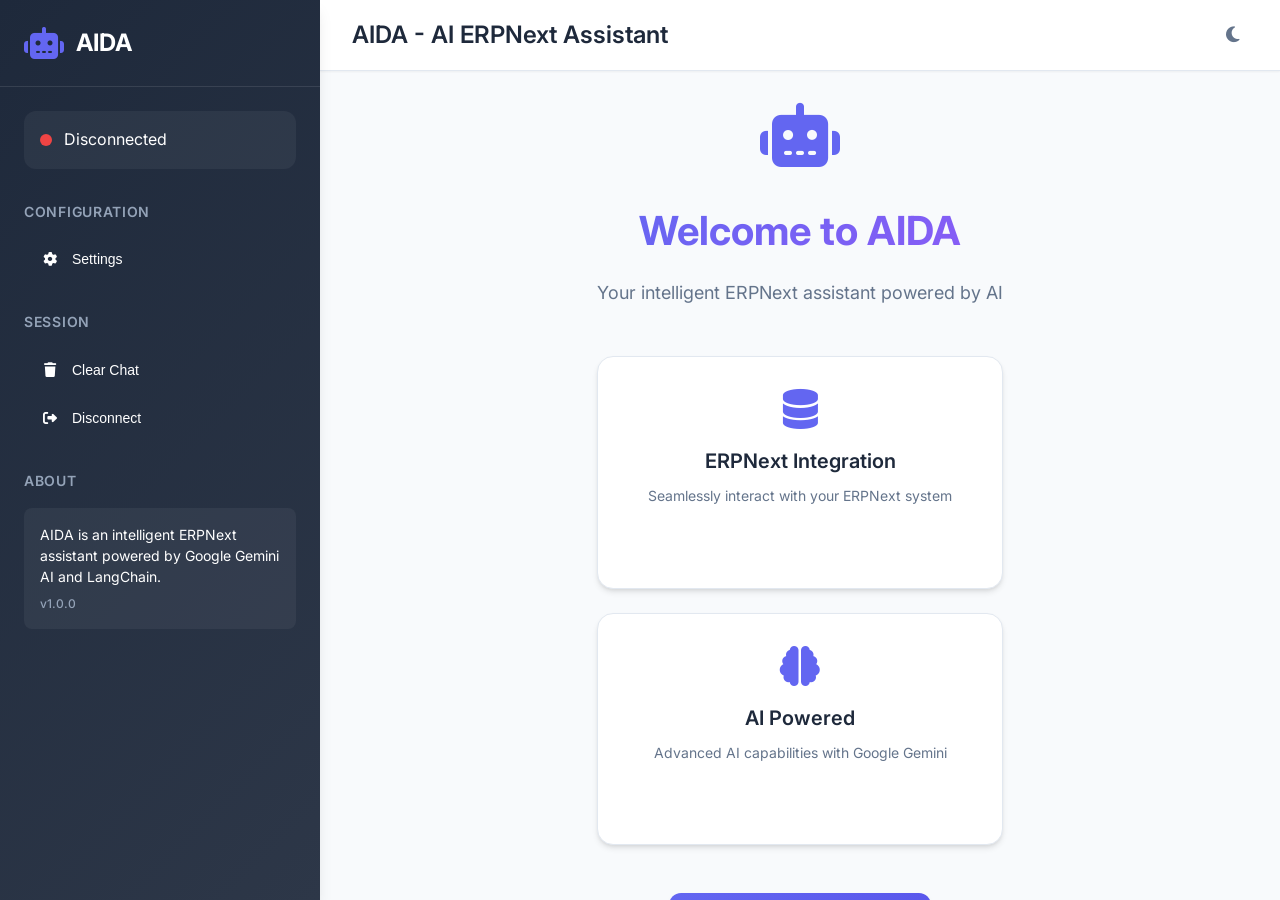
<file: web_ui/index.html>
<!DOCTYPE html>
<html lang="en">
<head>
    <meta charset="UTF-8">
    <meta name="viewport" content="width=device-width, initial-scale=1.0">
    <title>AIDA - AI ERPNext Assistant</title>
    <link rel="stylesheet" href="styles.css">
    <link href="https://fonts.googleapis.com/css2?family=Inter:wght@300;400;500;600;700&display=swap" rel="stylesheet">
    <link href="https://cdnjs.cloudflare.com/ajax/libs/font-awesome/6.4.0/css/all.min.css" rel="stylesheet">
</head>
<body>
    <div class="app-container">
        <!-- Sidebar -->
        <div class="sidebar" id="sidebar">
            <div class="sidebar-header">
                <div class="logo">
                    <i class="fas fa-robot"></i>
                    <span>AIDA</span>
                </div>
                <button class="sidebar-toggle" id="sidebarToggle">
                    <i class="fas fa-times"></i>
                </button>
            </div>
            
            <div class="sidebar-content">
                <div class="connection-status" id="connectionStatus">
                    <div class="status-indicator offline" id="statusIndicator"></div>
                    <span id="statusText">Disconnected</span>
                </div>
                
                <div class="sidebar-section">
                    <h3>Configuration</h3>
                    <button class="sidebar-btn" id="configBtn">
                        <i class="fas fa-cog"></i>
                        <span>Settings</span>
                    </button>

                </div>
                
                <div class="sidebar-section">
                    <h3>Session</h3>
                    <button class="sidebar-btn" id="clearChatBtn">
                        <i class="fas fa-trash"></i>
                        <span>Clear Chat</span>
                    </button>
                    <button class="sidebar-btn" id="disconnectBtn">
                        <i class="fas fa-sign-out-alt"></i>
                        <span>Disconnect</span>
                    </button>
                </div>
                
                <div class="sidebar-section">
                    <h3>About</h3>
                    <div class="about-info">
                        <p>AIDA is an intelligent ERPNext assistant powered by Google Gemini AI and LangChain.</p>
                        <div class="version">v1.0.0</div>
                    </div>
                </div>
            </div>
        </div>
        
        <!-- Main Content -->
        <div class="main-content">
            <!-- Header -->
            <div class="header">
                <button class="mobile-menu-btn" id="mobileMenuBtn">
                    <i class="fas fa-bars"></i>
                </button>
                <h1>AIDA - AI ERPNext Assistant</h1>
                <div class="header-actions">
                    <button class="header-btn" id="themeToggle" title="Toggle Theme">
                        <i class="fas fa-moon"></i>
                    </button>
                </div>
            </div>
            
            <!-- Chat Container -->
            <div class="chat-container" id="chatContainer">
                <div class="welcome-screen" id="welcomeScreen">
                    <div class="welcome-content">
                        <div class="welcome-icon">
                            <i class="fas fa-robot"></i>
                        </div>
                        <h2>Welcome to AIDA</h2>
                        <p>Your intelligent ERPNext assistant powered by AI</p>
                        <div class="feature-cards">
                            <div class="feature-card">
                                <i class="fas fa-database"></i>
                                <h3>ERPNext Integration</h3>
                                <p>Seamlessly interact with your ERPNext system</p>
                            </div>
                            <div class="feature-card">
                                <i class="fas fa-brain"></i>
                                <h3>AI Powered</h3>
                                <p>Advanced AI capabilities with Google Gemini</p>
                            </div>

                        </div>
                        <button class="connect-btn" id="connectBtn">
                            <i class="fas fa-plug"></i>
                            Connect to ERPNext
                        </button>
                    </div>
                </div>
                
                <div class="chat-messages" id="chatMessages" style="display: none;">
                    <!-- Messages will be dynamically added here -->
                </div>
            </div>
            
            <!-- Chat Input -->
            <div class="chat-input-container" id="chatInputContainer" style="display: none;">
                <div class="chat-input">
                    <textarea id="messageInput" placeholder="Type your message to AIDA..." rows="1"></textarea>
                    <button id="sendBtn" class="send-btn" disabled>
                        <i class="fas fa-paper-plane"></i>
                    </button>
                </div>
                <div class="input-suggestions">
                    <button class="suggestion-btn">Show me recent customers</button>
                    <button class="suggestion-btn">Create a new lead</button>
                    <button class="suggestion-btn">What are my pending tasks?</button>
                    <button class="suggestion-btn">Generate sales report</button>
                </div>
            </div>
        </div>
    </div>
    
    <!-- Configuration Modal -->
    <div class="modal" id="configModal">
        <div class="modal-content">
            <div class="modal-header">
                <h2>Configuration Settings</h2>
                <button class="modal-close" id="configModalClose">
                    <i class="fas fa-times"></i>
                </button>
            </div>
            <div class="modal-body">
                <form id="configForm">
                    <div class="form-group">
                        <label for="erpnextUrl">ERPNext URL</label>
                        <input type="url" id="erpnextUrl" placeholder="https://your-erpnext-site.com" required>
                    </div>
                    <div class="form-group">
                        <label for="username">Username</label>
                        <input type="text" id="username" placeholder="your-username" required>
                    </div>
                    <div class="form-group">
                        <label for="password">Password</label>
                        <input type="password" id="password" placeholder="your-password" required>
                    </div>

                </form>
            </div>
            <div class="modal-footer">
                <button type="button" class="btn btn-secondary" id="configCancel">Cancel</button>
                <button type="submit" form="configForm" class="btn btn-primary" id="configSave">Connect</button>
            </div>
        </div>
    </div>
    

    
    <!-- Loading Overlay -->
    <div class="loading-overlay" id="loadingOverlay">
        <div class="loading-content">
            <div class="loading-spinner"></div>
            <p id="loadingText">Connecting to AIDA...</p>
        </div>
    </div>
    
    <!-- Toast Notifications -->
    <div class="toast-container" id="toastContainer"></div>
    
    <script src="script.js"></script>
</body>
</html>
</file>
<file: web_ui/styles.css>
/* CSS Variables for Theme Management */
:root {
    --primary-color: #6366f1;
    --primary-hover: #5855eb;
    --secondary-color: #8b5cf6;
    --accent-color: #06b6d4;
    --success-color: #10b981;
    --warning-color: #f59e0b;
    --error-color: #ef4444;
    
    --bg-primary: #ffffff;
    --bg-secondary: #f8fafc;
    --bg-tertiary: #f1f5f9;
    --bg-chat: #ffffff;
    --bg-sidebar: #1e293b;
    
    --text-primary: #1e293b;
    --text-secondary: #64748b;
    --text-tertiary: #94a3b8;
    --text-inverse: #ffffff;
    
    --border-color: #e2e8f0;
    --border-hover: #cbd5e1;
    
    --shadow-sm: 0 1px 2px 0 rgb(0 0 0 / 0.05);
    --shadow-md: 0 4px 6px -1px rgb(0 0 0 / 0.1), 0 2px 4px -2px rgb(0 0 0 / 0.1);
    --shadow-lg: 0 10px 15px -3px rgb(0 0 0 / 0.1), 0 4px 6px -4px rgb(0 0 0 / 0.1);
    --shadow-xl: 0 20px 25px -5px rgb(0 0 0 / 0.1), 0 8px 10px -6px rgb(0 0 0 / 0.1);
    
    --radius-sm: 0.375rem;
    --radius-md: 0.5rem;
    --radius-lg: 0.75rem;
    --radius-xl: 1rem;
    
    --font-family: 'Inter', -apple-system, BlinkMacSystemFont, 'Segoe UI', Roboto, sans-serif;
}

/* Dark Theme */
[data-theme="dark"] {
    --bg-primary: #0f172a;
    --bg-secondary: #1e293b;
    --bg-tertiary: #334155;
    --bg-chat: #1e293b;
    --bg-sidebar: #0f172a;
    
    --text-primary: #f8fafc;
    --text-secondary: #cbd5e1;
    --text-tertiary: #94a3b8;
    
    --border-color: #334155;
    --border-hover: #475569;
}

/* Reset and Base Styles */
* {
    margin: 0;
    padding: 0;
    box-sizing: border-box;
}

body {
    font-family: var(--font-family);
    background-color: var(--bg-primary);
    color: var(--text-primary);
    line-height: 1.6;
    overflow-x: hidden;
}

/* App Container */
.app-container {
    display: flex;
    height: 100vh;
    position: relative;
}

/* Sidebar */
.sidebar {
    width: 320px;
    background: linear-gradient(135deg, var(--bg-sidebar) 0%, #2d3748 100%);
    color: var(--text-inverse);
    display: flex;
    flex-direction: column;
    transition: transform 0.3s ease;
    z-index: 1000;
    box-shadow: var(--shadow-lg);
}

.sidebar-header {
    padding: 1.5rem;
    border-bottom: 1px solid rgba(255, 255, 255, 0.1);
    display: flex;
    align-items: center;
    justify-content: space-between;
}

.logo {
    display: flex;
    align-items: center;
    gap: 0.75rem;
    font-size: 1.5rem;
    font-weight: 700;
}

.logo i {
    color: var(--primary-color);
    font-size: 2rem;
}

.sidebar-toggle {
    background: none;
    border: none;
    color: var(--text-inverse);
    font-size: 1.25rem;
    cursor: pointer;
    padding: 0.5rem;
    border-radius: var(--radius-md);
    transition: background-color 0.2s;
    display: none;
}

.sidebar-toggle:hover {
    background-color: rgba(255, 255, 255, 0.1);
}

.sidebar-content {
    flex: 1;
    padding: 1.5rem;
    overflow-y: auto;
}

.connection-status {
    display: flex;
    align-items: center;
    gap: 0.75rem;
    padding: 1rem;
    background: rgba(255, 255, 255, 0.05);
    border-radius: var(--radius-lg);
    margin-bottom: 2rem;
}

.status-indicator {
    width: 12px;
    height: 12px;
    border-radius: 50%;
    background-color: var(--error-color);
    animation: pulse 2s infinite;
}

.status-indicator.online {
    background-color: var(--success-color);
}

.status-indicator.offline {
    background-color: var(--error-color);
}

@keyframes pulse {
    0%, 100% { opacity: 1; }
    50% { opacity: 0.5; }
}

.sidebar-section {
    margin-bottom: 2rem;
}

.sidebar-section h3 {
    font-size: 0.875rem;
    font-weight: 600;
    text-transform: uppercase;
    letter-spacing: 0.05em;
    color: var(--text-tertiary);
    margin-bottom: 1rem;
}

.sidebar-btn {
    width: 100%;
    display: flex;
    align-items: center;
    gap: 0.75rem;
    padding: 0.75rem 1rem;
    background: none;
    border: none;
    color: var(--text-inverse);
    text-align: left;
    border-radius: var(--radius-md);
    cursor: pointer;
    transition: all 0.2s;
    font-size: 0.875rem;
    margin-bottom: 0.5rem;
}

.sidebar-btn:hover {
    background-color: rgba(255, 255, 255, 0.1);
    transform: translateX(4px);
}

.sidebar-btn i {
    width: 20px;
    text-align: center;
}

.about-info {
    padding: 1rem;
    background: rgba(255, 255, 255, 0.05);
    border-radius: var(--radius-md);
    font-size: 0.875rem;
    line-height: 1.5;
}

.version {
    margin-top: 0.5rem;
    font-size: 0.75rem;
    color: var(--text-tertiary);
    font-weight: 500;
}

/* Main Content */
.main-content {
    flex: 1;
    display: flex;
    flex-direction: column;
    background-color: var(--bg-secondary);
}

/* Header */
.header {
    background-color: var(--bg-primary);
    padding: 1rem 2rem;
    border-bottom: 1px solid var(--border-color);
    display: flex;
    align-items: center;
    justify-content: space-between;
    box-shadow: var(--shadow-sm);
}

.mobile-menu-btn {
    background: none;
    border: none;
    color: var(--text-primary);
    font-size: 1.25rem;
    cursor: pointer;
    padding: 0.5rem;
    border-radius: var(--radius-md);
    transition: background-color 0.2s;
    display: none;
}

.mobile-menu-btn:hover {
    background-color: var(--bg-tertiary);
}

.header h1 {
    font-size: 1.5rem;
    font-weight: 600;
    color: var(--text-primary);
}

.header-actions {
    display: flex;
    gap: 0.5rem;
}

.header-btn {
    background: none;
    border: none;
    color: var(--text-secondary);
    font-size: 1.125rem;
    cursor: pointer;
    padding: 0.5rem;
    border-radius: var(--radius-md);
    transition: all 0.2s;
}

.header-btn:hover {
    background-color: var(--bg-tertiary);
    color: var(--text-primary);
}

/* Chat Container */
.chat-container {
    flex: 1;
    display: flex;
    flex-direction: column;
    overflow: hidden;
}

/* Welcome Screen */
.welcome-screen {
    flex: 1;
    display: flex;
    align-items: center;
    justify-content: center;
    padding: 2rem;
}

.welcome-content {
    text-align: center;
    max-width: 800px;
}

.welcome-icon {
    margin-bottom: 2rem;
}

.welcome-icon i {
    font-size: 4rem;
    color: var(--primary-color);
    animation: float 3s ease-in-out infinite;
}

@keyframes float {
    0%, 100% { transform: translateY(0px); }
    50% { transform: translateY(-10px); }
}

.welcome-content h2 {
    font-size: 2.5rem;
    font-weight: 700;
    margin-bottom: 1rem;
    background: linear-gradient(135deg, var(--primary-color), var(--secondary-color));
    -webkit-background-clip: text;
    -webkit-text-fill-color: transparent;
    background-clip: text;
}

.welcome-content p {
    font-size: 1.125rem;
    color: var(--text-secondary);
    margin-bottom: 3rem;
}

.feature-cards {
    display: grid;
    grid-template-columns: repeat(auto-fit, minmax(250px, 1fr));
    gap: 1.5rem;
    margin-bottom: 3rem;
}

.feature-card {
    background: var(--bg-primary);
    padding: 2rem;
    border-radius: var(--radius-xl);
    box-shadow: var(--shadow-md);
    transition: transform 0.2s, box-shadow 0.2s;
    border: 1px solid var(--border-color);
}

.feature-card:hover {
    transform: translateY(-4px);
    box-shadow: var(--shadow-lg);
}

.feature-card i {
    font-size: 2.5rem;
    color: var(--primary-color);
    margin-bottom: 1rem;
}

.feature-card h3 {
    font-size: 1.25rem;
    font-weight: 600;
    margin-bottom: 0.5rem;
}

.feature-card p {
    color: var(--text-secondary);
    font-size: 0.875rem;
}

.connect-btn {
    background: linear-gradient(135deg, var(--primary-color), var(--primary-hover));
    color: white;
    border: none;
    padding: 1rem 2rem;
    font-size: 1.125rem;
    font-weight: 600;
    border-radius: var(--radius-lg);
    cursor: pointer;
    transition: all 0.2s;
    display: inline-flex;
    align-items: center;
    gap: 0.5rem;
    box-shadow: var(--shadow-md);
}

.connect-btn:hover {
    transform: translateY(-2px);
    box-shadow: var(--shadow-lg);
}

/* Chat Messages */
.chat-messages {
    flex: 1;
    padding: 2rem;
    overflow-y: auto;
    background-color: var(--bg-chat);
}

.message {
    display: flex;
    margin-bottom: 1.5rem;
    animation: slideIn 0.3s ease-out;
}

/* Onboarding buttons in chat messages */
.message button {
    background: linear-gradient(135deg, #667eea 0%, #764ba2 100%) !important;
    color: white !important;
    border: none !important;
    padding: 8px 16px !important;
    margin: 4px !important;
    border-radius: 6px !important;
    cursor: pointer !important;
    font-size: 14px !important;
    transition: transform 0.2s !important;
    display: inline-block !important;
    min-width: 120px !important;
    font-family: inherit !important;
    font-weight: 500 !important;
    text-decoration: none !important;
    box-shadow: 0 2px 4px rgba(0,0,0,0.1) !important;
}

.message button:hover {
    transform: scale(1.05) !important;
    box-shadow: 0 4px 8px rgba(0,0,0,0.2) !important;
}

.message button:active {
    transform: scale(0.98) !important;
}

/* Style links in messages to look like buttons */
.message-text a {
    background: linear-gradient(135deg, #667eea 0%, #764ba2 100%) !important;
    color: white !important;
    border: none !important;
    padding: 8px 16px !important;
    margin: 4px !important;
    border-radius: 6px !important;
    cursor: pointer !important;
    font-size: 14px !important;
    transition: transform 0.2s !important;
    display: inline-block !important;
    min-width: 120px !important;
    font-family: inherit !important;
    font-weight: 500 !important;
    text-decoration: none !important;
    box-shadow: 0 2px 4px rgba(0,0,0,0.1) !important;
    text-align: center !important;
}

.message-text a:hover {
    transform: scale(1.05) !important;
    box-shadow: 0 4px 8px rgba(0,0,0,0.2) !important;
}

.message-text a:active {
    transform: scale(0.98) !important;
}

/* Style headings in messages */
.message-text h2 {
    font-size: 1.25rem !important;
    font-weight: 600 !important;
    margin: 0.5rem 0 !important;
    color: var(--text-primary) !important;
}

.message-text h3 {
    font-size: 1.1rem !important;
    font-weight: 500 !important;
    margin: 0.5rem 0 !important;
    color: var(--text-secondary) !important;
}

@keyframes slideIn {
    from {
        opacity: 0;
        transform: translateY(20px);
    }
    to {
        opacity: 1;
        transform: translateY(0);
    }
}

.message.user {
    justify-content: flex-end;
}

.message.assistant {
    justify-content: flex-start;
}

.message-content {
    max-width: 70%;
    padding: 1rem 1.5rem;
    border-radius: var(--radius-lg);
    position: relative;
}

.message.user .message-content {
    background: linear-gradient(135deg, var(--primary-color), var(--primary-hover));
    color: white;
    border-bottom-right-radius: var(--radius-sm);
}

.message.assistant .message-content {
    background: var(--bg-primary);
    color: var(--text-primary);
    border: 1px solid var(--border-color);
    border-bottom-left-radius: var(--radius-sm);
    box-shadow: var(--shadow-sm);
}

.message-avatar {
    width: 40px;
    height: 40px;
    border-radius: 50%;
    display: flex;
    align-items: center;
    justify-content: center;
    margin: 0 1rem;
    font-size: 1.25rem;
    flex-shrink: 0;
}

.message.user .message-avatar {
    background: var(--accent-color);
    color: white;
    order: 1;
}

.message.assistant .message-avatar {
    background: var(--secondary-color);
    color: white;
}

.message-time {
    font-size: 0.75rem;
    color: var(--text-tertiary);
    margin-top: 0.5rem;
}

.typing-indicator {
    display: flex;
    align-items: center;
    gap: 0.5rem;
    padding: 1rem 1.5rem;
    background: var(--bg-primary);
    border: 1px solid var(--border-color);
    border-radius: var(--radius-lg);
    border-bottom-left-radius: var(--radius-sm);
    max-width: 70%;
}

.typing-dots {
    display: flex;
    gap: 0.25rem;
}

.typing-dot {
    width: 8px;
    height: 8px;
    background-color: var(--text-tertiary);
    border-radius: 50%;
    animation: typing 1.4s infinite;
}

.typing-dot:nth-child(2) {
    animation-delay: 0.2s;
}

.typing-dot:nth-child(3) {
    animation-delay: 0.4s;
}

@keyframes typing {
    0%, 60%, 100% {
        transform: translateY(0);
        opacity: 0.4;
    }
    30% {
        transform: translateY(-10px);
        opacity: 1;
    }
}

/* Chat Input */
.chat-input-container {
    padding: 1.5rem 2rem;
    background-color: var(--bg-primary);
    border-top: 1px solid var(--border-color);
}

.chat-input {
    display: flex;
    gap: 1rem;
    align-items: flex-end;
    margin-bottom: 1rem;
}

.chat-input textarea {
    flex: 1;
    min-height: 44px;
    max-height: 120px;
    padding: 0.75rem 1rem;
    border: 2px solid var(--border-color);
    border-radius: var(--radius-lg);
    background-color: var(--bg-secondary);
    color: var(--text-primary);
    font-family: var(--font-family);
    font-size: 0.875rem;
    resize: none;
    transition: border-color 0.2s;
}

.chat-input textarea:focus {
    outline: none;
    border-color: var(--primary-color);
}

.chat-input textarea::placeholder {
    color: var(--text-tertiary);
}

.send-btn {
    width: 44px;
    height: 44px;
    background: linear-gradient(135deg, var(--primary-color), var(--primary-hover));
    color: white;
    border: none;
    border-radius: var(--radius-lg);
    cursor: pointer;
    transition: all 0.2s;
    display: flex;
    align-items: center;
    justify-content: center;
    flex-shrink: 0;
}

.send-btn:hover:not(:disabled) {
    transform: translateY(-2px);
    box-shadow: var(--shadow-md);
}

.send-btn:disabled {
    opacity: 0.5;
    cursor: not-allowed;
    transform: none;
}

.input-suggestions {
    display: flex;
    gap: 0.5rem;
    flex-wrap: wrap;
}

.suggestion-btn {
    background: var(--bg-tertiary);
    color: var(--text-secondary);
    border: 1px solid var(--border-color);
    padding: 0.5rem 1rem;
    border-radius: var(--radius-lg);
    font-size: 0.875rem;
    cursor: pointer;
    transition: all 0.2s;
}

.suggestion-btn:hover {
    background: var(--primary-color);
    color: white;
    border-color: var(--primary-color);
}

/* Modal Styles */
.modal {
    display: none;
    position: fixed;
    top: 0;
    left: 0;
    width: 100%;
    height: 100%;
    background-color: rgba(0, 0, 0, 0.5);
    z-index: 2000;
    animation: fadeIn 0.3s ease-out;
}

.modal.show {
    display: flex;
    align-items: center;
    justify-content: center;
}

@keyframes fadeIn {
    from { opacity: 0; }
    to { opacity: 1; }
}

.modal-content {
    background: var(--bg-primary);
    border-radius: var(--radius-xl);
    box-shadow: var(--shadow-xl);
    width: 90%;
    max-width: 500px;
    max-height: 90vh;
    overflow-y: auto;
    animation: slideUp 0.3s ease-out;
}

@keyframes slideUp {
    from {
        opacity: 0;
        transform: translateY(50px);
    }
    to {
        opacity: 1;
        transform: translateY(0);
    }
}

.modal-header {
    padding: 1.5rem;
    border-bottom: 1px solid var(--border-color);
    display: flex;
    align-items: center;
    justify-content: space-between;
}

.modal-header h2 {
    font-size: 1.5rem;
    font-weight: 600;
    color: var(--text-primary);
}

.modal-close {
    background: none;
    border: none;
    color: var(--text-secondary);
    font-size: 1.25rem;
    cursor: pointer;
    padding: 0.5rem;
    border-radius: var(--radius-md);
    transition: all 0.2s;
}

.modal-close:hover {
    background-color: var(--bg-tertiary);
    color: var(--text-primary);
}

.modal-body {
    padding: 1.5rem;
}

.modal-footer {
    padding: 1.5rem;
    border-top: 1px solid var(--border-color);
    display: flex;
    gap: 1rem;
    justify-content: flex-end;
}

/* Form Styles */
.form-group {
    margin-bottom: 1.5rem;
}

.form-group label {
    display: block;
    margin-bottom: 0.5rem;
    font-weight: 500;
    color: var(--text-primary);
}

.form-group input {
    width: 100%;
    padding: 0.75rem 1rem;
    border: 2px solid var(--border-color);
    border-radius: var(--radius-md);
    background-color: var(--bg-secondary);
    color: var(--text-primary);
    font-family: var(--font-family);
    font-size: 0.875rem;
    transition: border-color 0.2s;
}

.form-group input:focus {
    outline: none;
    border-color: var(--primary-color);
}

.form-group input::placeholder {
    color: var(--text-tertiary);
}

/* Button Styles */
.btn {
    padding: 0.75rem 1.5rem;
    border: none;
    border-radius: var(--radius-md);
    font-size: 0.875rem;
    font-weight: 500;
    cursor: pointer;
    transition: all 0.2s;
    display: inline-flex;
    align-items: center;
    justify-content: center;
    gap: 0.5rem;
}

.btn-primary {
    background: linear-gradient(135deg, var(--primary-color), var(--primary-hover));
    color: white;
}

.btn-primary:hover {
    transform: translateY(-1px);
    box-shadow: var(--shadow-md);
}

.btn-secondary {
    background: var(--bg-tertiary);
    color: var(--text-primary);
    border: 1px solid var(--border-color);
}

.btn-secondary:hover {
    background: var(--border-color);
}

/* Loading Overlay */
.loading-overlay {
    display: none;
    position: fixed;
    top: 0;
    left: 0;
    width: 100%;
    height: 100%;
    background-color: rgba(0, 0, 0, 0.7);
    z-index: 3000;
    align-items: center;
    justify-content: center;
}

.loading-overlay.show {
    display: flex;
}

.loading-content {
    text-align: center;
    color: white;
}

.loading-spinner {
    width: 50px;
    height: 50px;
    border: 4px solid rgba(255, 255, 255, 0.3);
    border-top: 4px solid var(--primary-color);
    border-radius: 50%;
    animation: spin 1s linear infinite;
    margin: 0 auto 1rem;
}

@keyframes spin {
    0% { transform: rotate(0deg); }
    100% { transform: rotate(360deg); }
}

/* Toast Notifications */
.toast-container {
    position: fixed;
    top: 1rem;
    right: 1rem;
    z-index: 4000;
    display: flex;
    flex-direction: column;
    gap: 0.5rem;
}

.toast {
    background: var(--bg-primary);
    color: var(--text-primary);
    padding: 1rem 1.5rem;
    border-radius: var(--radius-lg);
    box-shadow: var(--shadow-lg);
    border-left: 4px solid var(--primary-color);
    min-width: 300px;
    animation: slideInRight 0.3s ease-out;
}

.toast.success {
    border-left-color: var(--success-color);
}

.toast.error {
    border-left-color: var(--error-color);
}

.toast.warning {
    border-left-color: var(--warning-color);
}

@keyframes slideInRight {
    from {
        opacity: 0;
        transform: translateX(100%);
    }
    to {
        opacity: 1;
        transform: translateX(0);
    }
}

/* Responsive Design */
@media (max-width: 768px) {
    .sidebar {
        position: fixed;
        top: 0;
        left: 0;
        height: 100%;
        transform: translateX(-100%);
        width: 280px;
    }
    
    .sidebar.open {
        transform: translateX(0);
    }
    
    .sidebar-toggle {
        display: block;
    }
    
    .mobile-menu-btn {
        display: block;
    }
    
    .header {
        padding: 1rem;
    }
    
    .header h1 {
        font-size: 1.25rem;
    }
    
    .chat-messages {
        padding: 1rem;
    }
    
    .chat-input-container {
        padding: 1rem;
    }
    
    .message-content {
        max-width: 85%;
    }
    
    .feature-cards {
        grid-template-columns: 1fr;
    }
    
    .welcome-content h2 {
        font-size: 2rem;
    }
    
    .input-suggestions {
        display: none;
    }
    
    .modal-content {
        width: 95%;
        margin: 1rem;
    }
    
    .toast {
        min-width: 250px;
    }
}

@media (max-width: 480px) {
    .sidebar {
        width: 100%;
    }
    
    .welcome-content {
        padding: 1rem;
    }
    
    .welcome-content h2 {
        font-size: 1.75rem;
    }
    
    .feature-card {
        padding: 1.5rem;
    }
    
    .chat-input {
        gap: 0.5rem;
    }
    
    .modal-header,
    .modal-body,
    .modal-footer {
        padding: 1rem;
    }
}

/* Scrollbar Styling */
::-webkit-scrollbar {
    width: 8px;
}

::-webkit-scrollbar-track {
    background: var(--bg-tertiary);
}

::-webkit-scrollbar-thumb {
    background: var(--border-color);
    border-radius: 4px;
}

::-webkit-scrollbar-thumb:hover {
    background: var(--border-hover);
}

/* Markdown Table Styles */
.markdown-table {
    width: 100%;
    border-collapse: collapse;
    margin: 1rem 0;
    font-size: 0.875rem;
    background-color: var(--bg-primary);
    border: 1px solid var(--border-color);
    border-radius: var(--radius-md);
    overflow: hidden;
}

.markdown-table th,
.markdown-table td {
    padding: 0.75rem 1rem;
    text-align: left;
    border-bottom: 1px solid var(--border-color);
    word-wrap: break-word;
    max-width: 200px;
}

.markdown-table th {
    background-color: var(--bg-tertiary);
    font-weight: 600;
    color: var(--text-primary);
    border-bottom: 2px solid var(--border-color);
}

.markdown-table td {
    color: var(--text-secondary);
}

.markdown-table tr:last-child td {
    border-bottom: none;
}

.markdown-table tr:hover {
    background-color: var(--bg-secondary);
}

/* Make tables responsive */
.message-content {
    overflow-x: auto;
}

@media (max-width: 768px) {
    .markdown-table {
        font-size: 0.75rem;
    }
    
    .markdown-table th,
    .markdown-table td {
        padding: 0.5rem 0.75rem;
        max-width: 150px;
    }
}

/* Utility Classes */
.hidden {
    display: none !important;
}

.sr-only {
    position: absolute;
    width: 1px;
    height: 1px;
    padding: 0;
    margin: -1px;
    overflow: hidden;
    clip: rect(0, 0, 0, 0);
    white-space: nowrap;
    border: 0;
}
</file>
